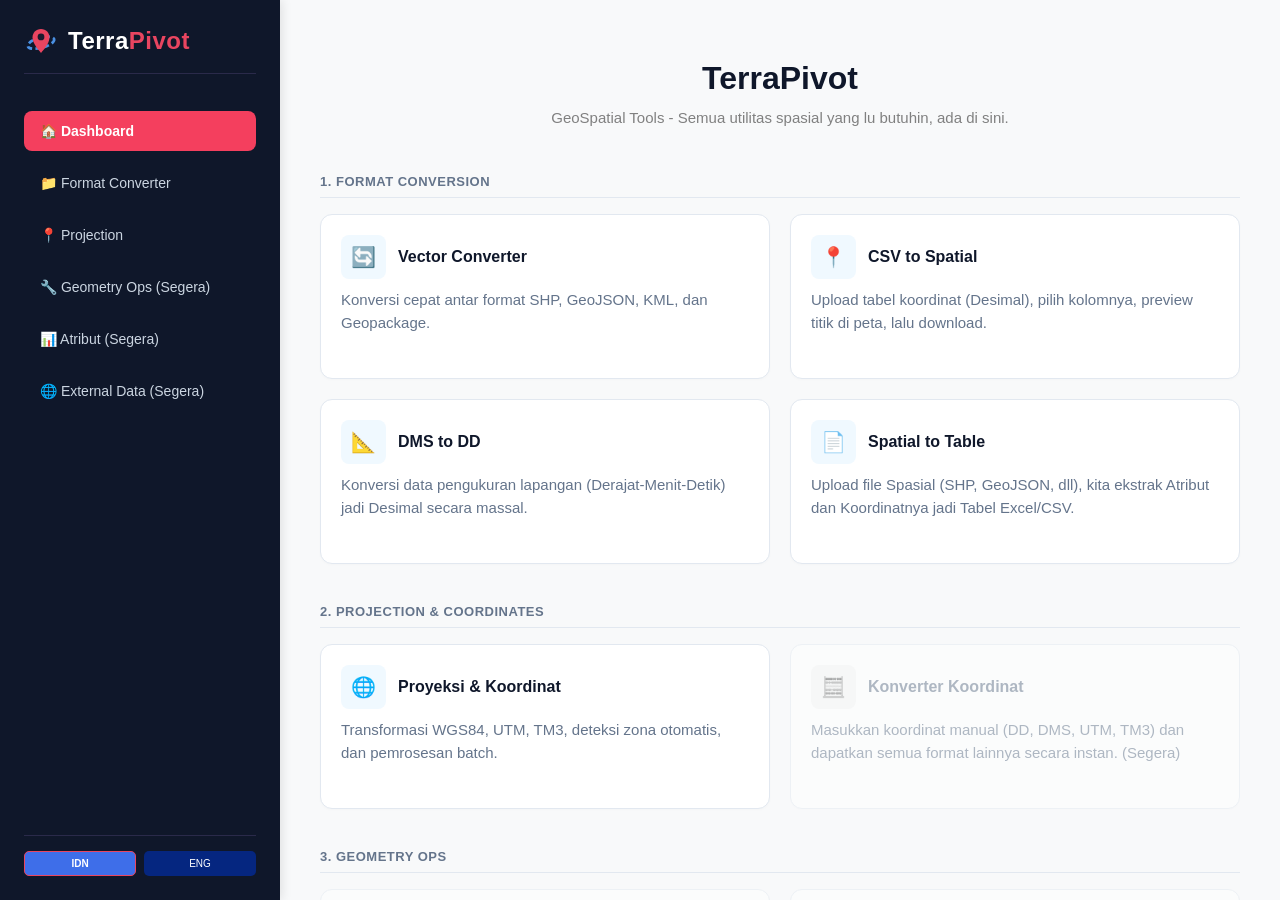
<file: index.html>
<!DOCTYPE html>
<html lang="id">
<head>
    <meta charset="UTF-8">
    <title>TerraPivot | GeoSpatial Tools</title>
    <link rel="stylesheet" href="style.css" />
    <!-- Favicon SVG (tetap sama, nggak perlu diterjemahkan) -->
    <link rel="icon" type="image/svg+xml" href="data:image/svg+xml,<svg xmlns='http://www.w3.org/2000/svg' viewBox='0 0 100 100'><ellipse cx='50' cy='55' rx='40' ry='15' fill='none' stroke='%234a90e2' stroke-width='8' stroke-dasharray='15 10' transform='rotate(-15 50 55)'/><path d='M50 15 C35 15 25 27 25 40 C25 60 50 85 50 85 C50 85 75 60 75 40 C75 27 65 15 50 15 Z' fill='%23e94560'/><circle cx='50' cy='38' r='10' fill='white'/></svg>" />
    <style>
        /* Gaya untuk tombol bahasa di sidebar */
        .lang-switch {
            display: flex;
            gap: 8px;
            margin-top: auto; /* dorong ke bawah */
            padding-top: 15px;
            border-top: 1px solid #2a2a4a;
        }
        .lang-btn {
            flex: 1;
            padding: 6px 10px;
            font-size: 10px;
            text-align: center;
            background: #052680;
            border: 1px solid transparent;
            border-radius: 5px;
            cursor: pointer;
            transition: all 0.2s;
            color: white;
        }
        .lang-btn:hover {
            background: #1f2e54;
        }
        .lang-btn.lang-active {
            border-color: #e94560;
            background: #3e6ee9;
            font-weight: bold;
        }
    </style>
</head>
<body>
    <!-- SIDEBAR KIRI -->
    <div class="sidebar">
        <!-- LOGO TerraPivot -->
        <div style="display: flex; align-items: center; gap: 10px; margin-bottom: 25px; padding-bottom: 15px; border-bottom: 1px solid #2a2a4a;">
            <svg width="34" height="34" viewBox="0 0 100 100" xmlns="http://www.w3.org/2000/svg">
                <ellipse cx="50" cy="55" rx="40" ry="15" fill="none" stroke="#4a90e2" stroke-width="8" stroke-dasharray="15 10" transform="rotate(-15 50 55)"/>
                <path d="M50 15 C35 15 25 27 25 40 C25 60 50 85 50 85 C50 85 75 60 75 40 C75 27 65 15 50 15 Z" fill="#e94560"/>
                <circle cx="50" cy="38" r="10" fill="#1a1a2e"/>
            </svg>
            <h2 style="margin: 0; font-size: 24px; color: white; letter-spacing: 0.5px;">
                Terra<span style="color: #e94560;">Pivot</span>
            </h2>
        </div>

        <!-- Menu navigasi (teks diambil dari i18n.js) -->
        <a href="index.html" class="menu-item active" data-i18n="dashboard">🏠 Dashboard</a>
        <a href="format-converter.html" class="menu-item" data-i18n="format_converter">📁 Format Converter</a>
        <a href="projection.html" class="menu-item" data-i18n="projection">📍 Projection</a>
        <a href="#" class="menu-item" data-i18n="geometry_ops">🔧 Geometry Ops (Segera)</a>
        <a href="#" class="menu-item" data-i18n="attribute">📊 Atribut (Segera)</a>
        <a href="#" class="menu-item" data-i18n="external_data">🌐 External Data (Segera)</a>

        <!-- Tombol switch bahasa -->
        <div class="lang-switch">
            <button id="btn-lang-id" class="lang-btn lang-active" onclick="switchLanguage('id')" title="Bahasa Indonesia">IDN</button>
            <button id="btn-lang-en" class="lang-btn" onclick="switchLanguage('en')" title="English">ENG</button>
        </div>
    </div>

    <!-- KONTEN UTAMA -->
    <div class="content">
        <div class="dashboard-header">
            <h1 data-i18n="dashboard_title">TerraPivot</h1>
            <p style="color: gray;" data-i18n="dashboard_subtitle">GeoSpatial Tools - Semua utilitas spasial yang lu butuhin, ada di sini.</p>
        </div>

        <!-- KATEGORI 1: FORMAT CONVERSION -->
        <div class="category-section">
            <div class="category-title" data-i18n="category_format">1. Format Conversion</div>
            <div class="card-grid">
                <a href="format-converter.html#vector" class="tool-card">
                    <div class="tool-header"><div class="tool-icon">🔄</div><h3 class="tool-title" data-i18n="vector_title">Vector Converter</h3></div>
                    <p class="tool-desc" data-i18n="vector_desc">Konversi cepat antar format SHP, GeoJSON, KML, dan Geopackage.</p>
                </a>
                <a href="format-converter.html#csv" class="tool-card">
                    <div class="tool-header"><div class="tool-icon">📍</div><h3 class="tool-title" data-i18n="csv_title">CSV to Spatial</h3></div>
                    <p class="tool-desc" data-i18n="csv_desc">Ubah tabel koordinat Excel/CSV jadi data spasial point.</p>
                </a>
                <a href="format-converter.html#dms" class="tool-card">
                    <div class="tool-header"><div class="tool-icon">📐</div><h3 class="tool-title" data-i18n="dms_title">DMS to DD</h3></div>
                    <p class="tool-desc" data-i18n="dms_desc">Konversi derajat-menit-detik dari tabel lapangan ke Desimal (DD).</p>
                </a>
                <a href="format-converter.html#s2t" class="tool-card">
                    <div class="tool-header"><div class="tool-icon">📄</div><h3 class="tool-title" data-i18n="s2t_title">Spatial to Table</h3></div>
                    <p class="tool-desc" data-i18n="s2t_desc">Ekstrak atribut, koordinat (WGS84 & UTM) dari Spasial ke Excel murni.</p>
                </a>
            </div>
        </div>

                <!-- KATEGORI 2: PROJECTION & COORDINATES -->
        <div class="category-section">
            <div class="category-title" data-i18n="category_projection">2. Projection & Coordinates</div>
            <div class="card-grid">
                <!-- Kartu WGS84 ↔ UTM / TM3 (sudah ada) -->
                <a href="projection.html" class="tool-card">
                    <div class="tool-header"><div class="tool-icon">🌐</div><h3 class="tool-title" data-i18n="projection_title">WGS84 ↔ UTM / TM3</h3></div>
                    <p class="tool-desc" data-i18n="projection_desc">Transformasi WGS84, UTM, TM3, deteksi zona otomatis, dan pemrosesan batch.</p>
                </a>
                <!-- Kartu Coordinate Converter (akan segera dibuat) -->
                <div class="tool-card disabled">
                    <div class="tool-header"><div class="tool-icon">🧮</div><h3 class="tool-title" data-i18n="coord_title">Konverter Koordinat</h3></div>
                    <p class="tool-desc" data-i18n="coord_desc">Masukkan koordinat manual (DD, DMS, UTM, TM3) dan dapatkan semua format lainnya secara instan. (Segera)</p>
                </div>
            </div>
        </div>

        <!-- KATEGORI 3: GEOMETRY OPS (COMING SOON) -->
        <div class="category-section">
            <div class="category-title" data-i18n="category_geometry">3. Geometry Ops</div>
            <div class="card-grid">
                <div class="tool-card disabled">
                    <div class="tool-header"><div class="tool-icon">🔧</div><h3 class="tool-title" data-i18n="fix_simplify_title">Fix & Simplify</h3></div>
                    <p class="tool-desc" data-i18n="fix_simplify_desc">Perbaikan geometri dan penyederhanaan poligon. (Segera)</p>
                </div>
                <div class="tool-card disabled">
                    <div class="tool-header"><div class="tool-icon">🧩</div><h3 class="tool-title" data-i18n="dissolve_merge_title">Dissolve & Merge</h3></div>
                    <p class="tool-desc" data-i18n="dissolve_merge_desc">Gabung poligon berdasarkan atribut. (Segera)</p>
                </div>
                <div class="tool-card disabled">
                    <div class="tool-header"><div class="tool-icon">📌</div><h3 class="tool-title" data-i18n="centroid_title">Centroid Extractor</h3></div>
                    <p class="tool-desc" data-i18n="centroid_desc">Ambil titik tengah dari poligon. (Segera)</p>
                </div>
            </div>
        </div>

        <!-- KATEGORI 4: ATRIBUT & STANDARISASI (COMING SOON) -->
        <div class="category-section">
            <div class="category-title" data-i18n="category_attribute">4. Atribut & Standarisasi</div>
            <div class="card-grid">
                <div class="tool-card disabled">
                    <div class="tool-header"><div class="tool-icon">🔤</div><h3 class="tool-title" data-i18n="text_case_title">Text Case Converter</h3></div>
                    <p class="tool-desc" data-i18n="text_case_desc">Ubah teks atribut jadi UPPERCASE, lowercase, atau Title Case. (Segera)</p>
                </div>
                <div class="tool-card disabled">
                    <div class="tool-header"><div class="tool-icon">📋</div><h3 class="tool-title" data-i18n="field_standard_title">Field Standardizer</h3></div>
                    <p class="tool-desc" data-i18n="field_standard_desc">Rename, hapus, atau urutkan kolom atribut secara massal. (Segera)</p>
                </div>
                <div class="tool-card disabled">
                    <div class="tool-header"><div class="tool-icon">📏</div><h3 class="tool-title" data-i18n="area_length_title">Area & Length Calculator</h3></div>
                    <p class="tool-desc" data-i18n="area_length_desc">Hitung luas (Ha) atau panjang (km) otomatis. (Segera)</p>
                </div>
            </div>
        </div>

        <!-- KATEGORI 5: EXTERNAL DATA SOURCING (COMING SOON) -->
        <div class="category-section">
            <div class="category-title" data-i18n="category_external">5. External Data Sourcing</div>
            <div class="card-grid">
                <div class="tool-card disabled">
                    <div class="tool-header"><div class="tool-icon">🗺️</div><h3 class="tool-title" data-i18n="osm_extract_title">OSM Quick Extractor</h3></div>
                    <p class="tool-desc" data-i18n="osm_extract_desc">Tarik data OpenStreetMap sesuai area. (Segera)</p>
                </div>
                <div class="tool-card disabled">
                    <div class="tool-header"><div class="tool-icon">⛰️</div><h3 class="tool-title" data-i18n="dem_download_title">Elevation DEM Downloader</h3></div>
                    <p class="tool-desc" data-i18n="dem_download_desc">Download DEM (SRTM) berdasarkan poligon. (Segera)</p>
                </div>
                <div class="tool-card disabled">
                    <div class="tool-header"><div class="tool-icon">🛰️</div><h3 class="tool-title" data-i18n="gee_preview_title">GEE Imagery Preview</h3></div>
                    <p class="tool-desc" data-i18n="gee_preview_desc">Lihat citra satelit terbaru dari Google Earth Engine. (Segera)</p>
                </div>
            </div>
        </div>

        <footer data-i18n="footer">&copy; 2026 TerraPivot. Dibuat dengan ❤️</footer>
    </div>

    <!-- Muat sistem penerjemah -->
    <script src="i18n.js"></script>
</body>
</html>
</file>
<file: style.css>
/* ================================================ */
/* NAMA FILE: style.css                             */
/* Fungsi   : Baju seragam untuk SEMUA halaman      */
/* ================================================ */

* { box-sizing: border-box; margin: 0; padding: 0; }
body {
    font-family: -apple-system, BlinkMacSystemFont, "Segoe UI", Roboto, Oxygen, Ubuntu, Cantarell, "Open Sans", "Helvetica Neue", sans-serif;
    display: flex; height: 100vh; background-color: #f8f9fa; /* Warna background lebih lembut */
    color: #334155; /* Warna teks utama lebih gelap dari abu-abu standar */
}

/* === SIDEBAR === */
.sidebar {
    width: 280px; 
    background: #0f172a; /* Warna navy gelap elegan */
    color: white; 
    padding: 24px;
    display: flex; 
    flex-direction: column; 
    gap: 12px;
    box-shadow: 2px 0 10px rgba(0,0,0,0.1); /* Bayangan samping */
    z-index: 10;
}

.sidebar h2 { font-size: 20px; margin-bottom: 12px; color: #f43f5e; } /* Merah rose kekinian */

.sidebar a.menu-item {
    padding: 12px 16px; 
    background: transparent; 
    border-radius: 8px;
    font-size: 14px; 
    color: #cbd5e1; 
    text-decoration: none; 
    display: block;
    transition: all 0.2s ease-in-out;
}

.sidebar a.menu-item:hover { 
    background: rgba(255,255,255,0.05); 
    color: white; 
    transform: translateX(4px); /* Efek geser dikit pas di-hover */
}

.sidebar a.menu-item.active { 
    background: #f43f5e; 
    color: white;
    font-weight: 600; 
}

/* === KONTEN UTAMA === */
.content { 
    flex: 1; 
    padding: 40px; 
    overflow-y: auto; 
}

.content h1 { margin-bottom: 8px; color: #1e293b; font-size: 26px;}
.content p { color: #64748b; margin-bottom: 24px; font-size: 15px;}

/* === KOTAK UPLOAD === */
.upload-box {
    background: white; 
    padding: 20px; 
    border-radius: 12px; 
    border: 1px solid #e2e8f0;
    margin-bottom: 20px; 
    display: flex; 
    gap: 12px; 
    align-items: center; 
    flex-wrap: wrap;
    box-shadow: 0 1px 3px rgba(0,0,0,0.02);
}

.btn { 
    padding: 10px 24px; 
    background: #3b82f6; /* Biru cakep */
    color: white; 
    border: none; 
    border-radius: 6px; 
    font-size: 14px;
    font-weight: 500;
    cursor: pointer; 
    transition: background 0.2s, transform 0.1s;
}

.btn:hover:not(:disabled) { background: #2563eb; transform: translateY(-1px); }
.btn:active:not(:disabled) { transform: translateY(0); }
.btn:disabled { background: #94a3b8; cursor: not-allowed; opacity: 0.7;}

select, input[type="file"], input[type="number"] { 
    padding: 10px 12px; 
    border-radius: 6px; 
    border: 1px solid #cbd5e1; 
    font-size: 14px;
    color: #334155;
    background: #fff;
    outline: none;
    transition: border-color 0.2s;
}

select:focus, input[type="file"]:focus, input[type="number"]:focus {
    border-color: #3b82f6;
}

/* === STATUS & PETA === */
.status-box { 
    padding: 12px 16px; 
    border-radius: 8px; 
    font-weight: 500; 
    min-height: 2em; 
    background: white;
    border: 1px solid #e2e8f0;
    font-size: 14px;
}

#map, #mapCsv, #mapDms, #mapProj { 
    height: 450px !important; 
    border-radius: 12px; 
    border: 2px solid #e2e8f0; 
    margin-top: 20px; 
    box-shadow: 0 4px 6px -1px rgba(0,0,0,0.05);
    z-index: 1; /* Biar ngga nutupin dropdown */
}

footer { margin-top: 40px; color: #94a3b8; font-size: 13px; text-align: center; }

/* === TAB HEADER === */
.tab-header { 
    display: flex; 
    gap: 8px; 
    margin-bottom: 24px; 
    border-bottom: 2px solid #e2e8f0; 
}

.tab-btn { 
    background: none; 
    border: none; 
    font-size: 15px; 
    color: #64748b; 
    cursor: pointer; 
    padding: 12px 16px; 
    transition: all 0.2s; 
    border-bottom: 3px solid transparent;
}

.tab-btn:hover { color: #1e293b; background: rgba(0,0,0,0.02);}
.tab-btn.active { color: #f43f5e; font-weight: 600; border-bottom-color: #f43f5e; }

.tool-view { display: block; } 

/* === DASHBOARD CARDS === */
.dashboard-header { text-align: center; margin-bottom: 48px; margin-top: 20px; }
.dashboard-header h1 { font-size: 32px; margin-bottom: 12px; color: #0f172a; }

.category-section { margin-bottom: 40px; }
.category-title { 
    font-size: 13px; 
    color: #64748b; 
    margin-bottom: 16px; 
    border-bottom: 1px solid #e2e8f0; 
    padding-bottom: 8px; 
    font-weight: 700; 
    letter-spacing: 0.5px;
    text-transform: uppercase;
}

.card-grid { display: grid; grid-template-columns: repeat(auto-fill, minmax(300px, 1fr)); gap: 20px; }

.tool-card {
    background: white; 
    border: 1px solid #e2e8f0; 
    border-radius: 12px; 
    padding: 20px;
    text-decoration: none; 
    color: inherit; 
    display: flex; 
    flex-direction: column;
    transition: all 0.2s ease; 
    cursor: pointer;
    box-shadow: 0 1px 3px rgba(0,0,0,0.02);
}

.tool-card:hover:not(.disabled) { 
    transform: translateY(-4px); 
    box-shadow: 0 10px 15px -3px rgba(0,0,0,0.05); 
    border-color: #cbd5e1; 
}

.tool-header { display: flex; align-items: center; gap: 12px; margin-bottom: 10px; }
.tool-icon { font-size: 20px; background: #f0f9ff; padding: 10px; border-radius: 8px; color: #0284c7;}
.tool-title { font-size: 16px; font-weight: 600; color: #0f172a; margin: 0; }
.tool-desc { font-size: 13px; color: #64748b; line-height: 1.5; margin: 0; }

.tool-card.disabled { opacity: 0.5; pointer-events: none; }
.tool-card.disabled .tool-icon { background: #f1f5f9; color: #94a3b8; filter: grayscale(100%);}
.tool-card.disabled .tool-title { color: #64748b; }

/* === OVERRIDE WARNA TOMBOL KHUSUS === */
#btnDownloadProj, #btnProcessBatch { background: #10b981; } /* Hijau Emerald */
#btnDownloadProj:hover:not(:disabled), #btnProcessBatch:hover:not(:disabled) { background: #059669; }

#btnPreviewProj { background: #3b82f6; } /* Biru */
</file>
